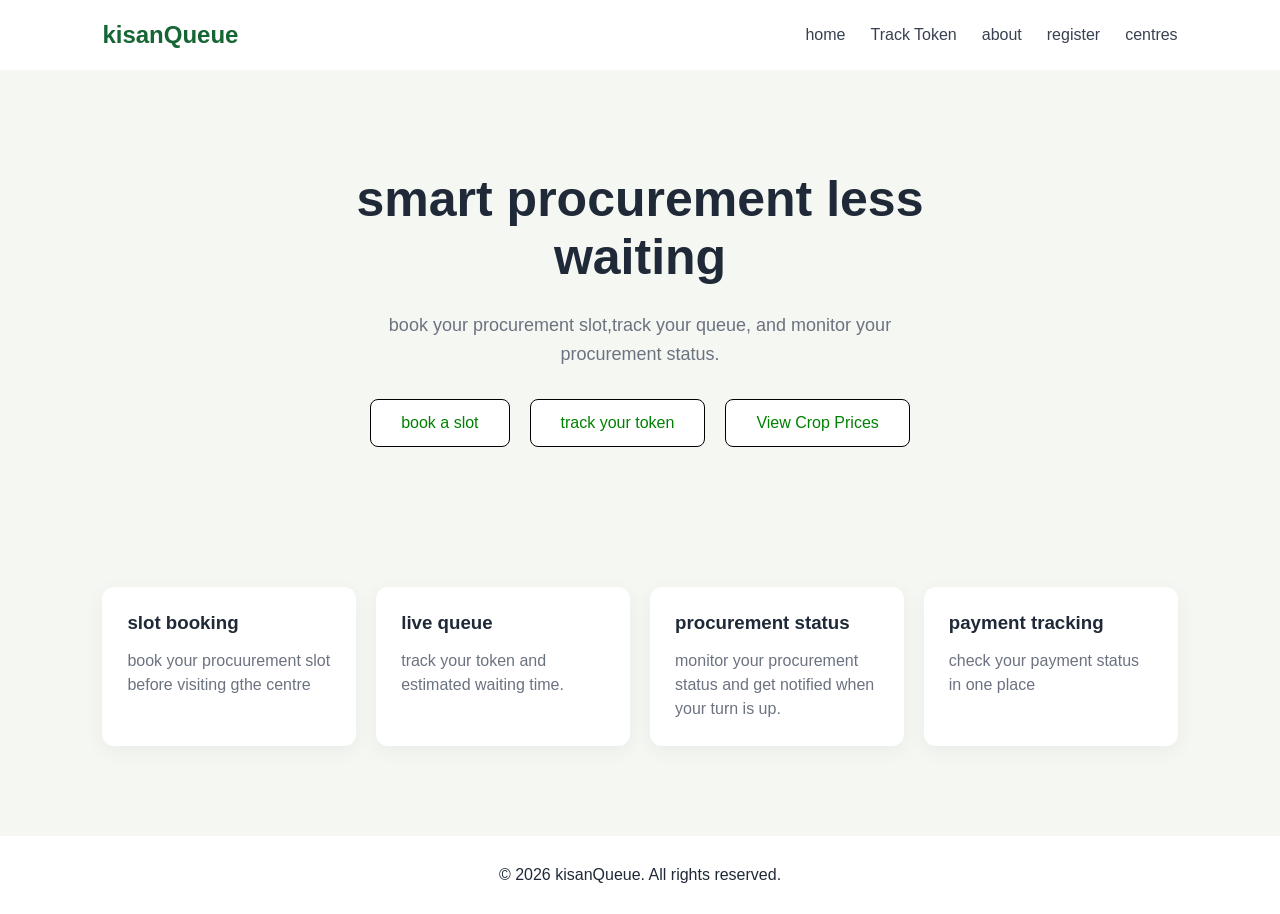
<file: development/index.html>
<!DOCTYPE html>
<html lang="en">
<head>
    <meta charset="UTF-8">
    <meta name="viewport" content="width=device-width, initial-scale=1.0">
    <title>Kisan_Queue</title>
    <link rel ="stylesheet" href ="style.css">
</head>
<body>
    <header>
        <h2>kisanQueue</h2>
        <nav>
            <a href ="#">home</a>
            <a href ="#">Track Token</a>
            <a href ="#">about</a>
            <a href="register.html">register</a>
            <a href="centres.html">centres</a>
        </nav>
    </header>

    <main>
        <!-- <section class="hero">
            <div class="hero-content"></div>
               <img src="1787847908800.png" alt="my image"
            </div>
        </section> -->



        <section class="hero">

            <!-- <img src="1787847908800.png" alt="my image">
            <div class="hero-text"> -->
                <h1>smart procurement
                    less waiting
                </h1>
                <p>
                    book your procurement slot,track your queue,
                    and monitor your procurement status.
                </p>

            <!-- <div style="background-color: white;
            color: green;
            padding: 12px 25px;
            border:1px solid green;
            border-radius: 8px;
            cursor: pointer;"> -->

            <div class="hero-buttons">
                <a href="register.html">
                    <button class="book-a-slot" type="button">book a slot</button>
                </a>
                <a href="queue.html">
                    <button class="track-your-token" type="button">track your token</button>
                </a>

                <a href="crop-prices.html">
                    <button class="view-crop-prices" type="button">View Crop Prices</button>
                </a>
            </div>


            </section>

            <section class="features">
                <div class="feature-card">
                    <h3>slot booking</h3>
                    <p>book your procuurement slot before visiting gthe centre</p>
                </div>

                <div class="feature-card">
                    <h3>live queue</h3>
                    <p>track your token and estimated waiting time.</p>

                </div>
                <div class="feature-card">
                    <h3>procurement status</h3>
                    <p>monitor your procurement status and get notified when your turn is up.</p>
                </div>
                <div class="feature-card">
                    <h3>payment tracking</h3>
                    <p>check your payment status in one place</p>

                </div>

            </section>

        
    </main>

    <footer>
        <p>&#169 2026 kisanQueue. All rights reserved.</p>
    </footer>
    <script src="script.js"></script>
</body>
</html>
</file>
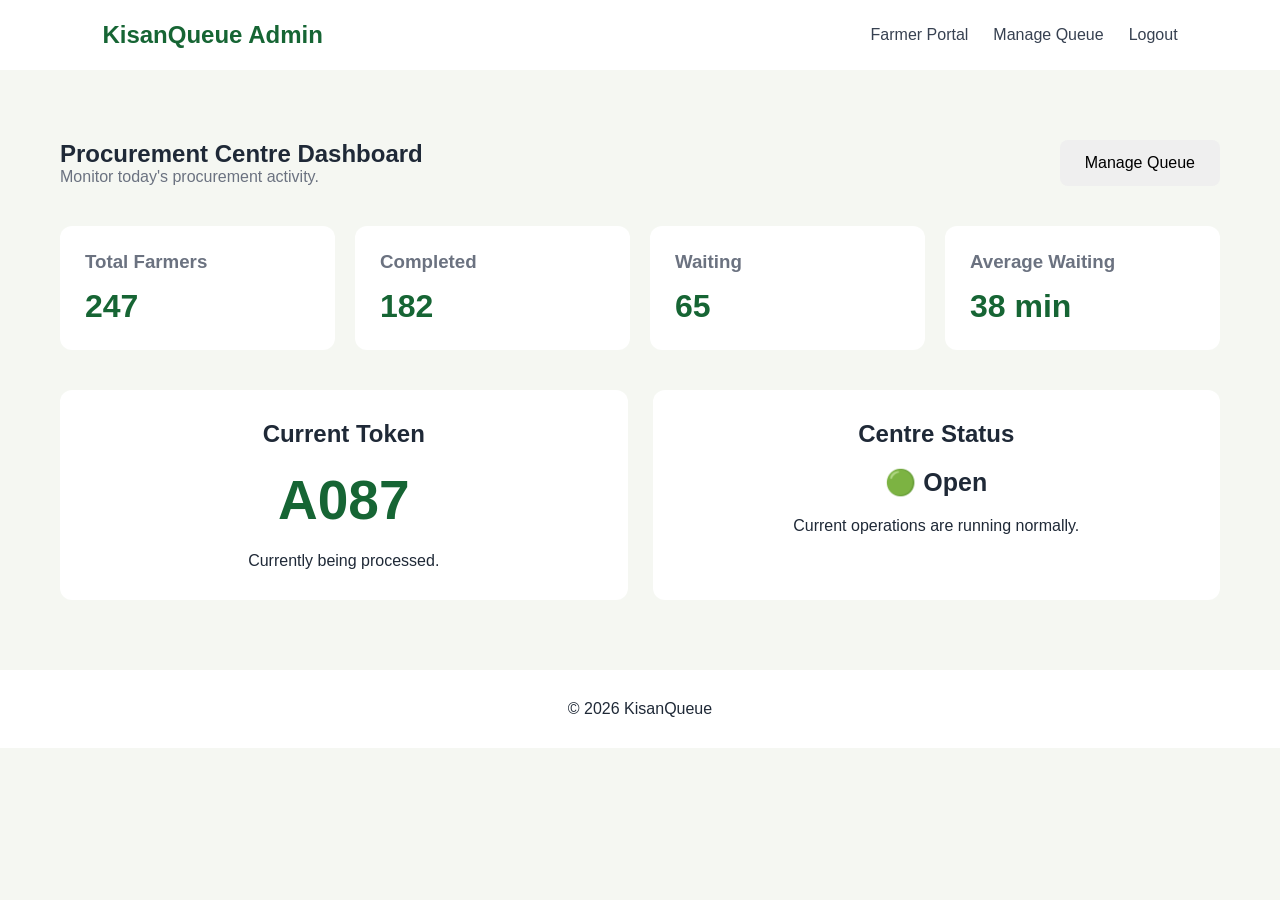
<file: development/admin-dashboard.html>
<!DOCTYPE html>
<html lang="en">

<head>

    <meta charset="UTF-8">

    <meta
        name="viewport"
        content="width=device-width, initial-scale=1.0"
    >

    <title>
        Admin Dashboard - KisanQueue
    </title>

    <link
        rel="stylesheet"
        href="style.css"
    >

</head>


<body>


    <header>

        <h2>
            KisanQueue Admin
        </h2>


        <nav>

            <a href="index.html">
                Farmer Portal
            </a>


            <a href="admin-queue.html">
                Manage Queue
            </a>


            <a href="#" id="logoutBtn">
                Logout
            </a>

        </nav>

    </header>


    <main>


        <section class="admin-dashboard">


            <div class="dashboard-heading">

                <div>

                    <h1>
                        Procurement Centre Dashboard
                    </h1>


                    <p>
                        Monitor today's procurement activity.
                    </p>

                </div>


                <a href="admin-queue.html">

                    <button>
                        Manage Queue
                    </button>

                </a>

            </div>



            <div class="dashboard-stats">


                <div class="stat-card">

                    <h3>
                        Total Farmers
                    </h3>


                    <div>
                        247
                    </div>

                </div>



                <div class="stat-card">

                    <h3>
                        Completed
                    </h3>


                    <div>
                        182
                    </div>

                </div>



                <div class="stat-card">

                    <h3>
                        Waiting
                    </h3>


                    <div>
                        65
                    </div>

                </div>



                <div class="stat-card">

                    <h3>
                        Average Waiting
                    </h3>


                    <div>
                        38 min
                    </div>

                </div>


            </div>



            <div class="dashboard-content">


                <div class="dashboard-panel">


                    <h2>
                        Current Token
                    </h2>


                    <div
                        class="dashboard-token"
                        id="dashboardCurrentToken"
                    >

                        A087

                    </div>


                    <p>
                        Currently being processed.
                    </p>

                </div>



                <div class="dashboard-panel">


                    <h2>
                        Centre Status
                    </h2>


                    <div class="centre-status">

                        🟢 Open

                    </div>


                    <p>
                        Current operations are running normally.
                    </p>

                </div>


            </div>


        </section>


    </main>


    <footer>

        <p>
            © 2026 KisanQueue
        </p>

    </footer>


    <script src="script.js"></script>

</body>

</html>
</file>
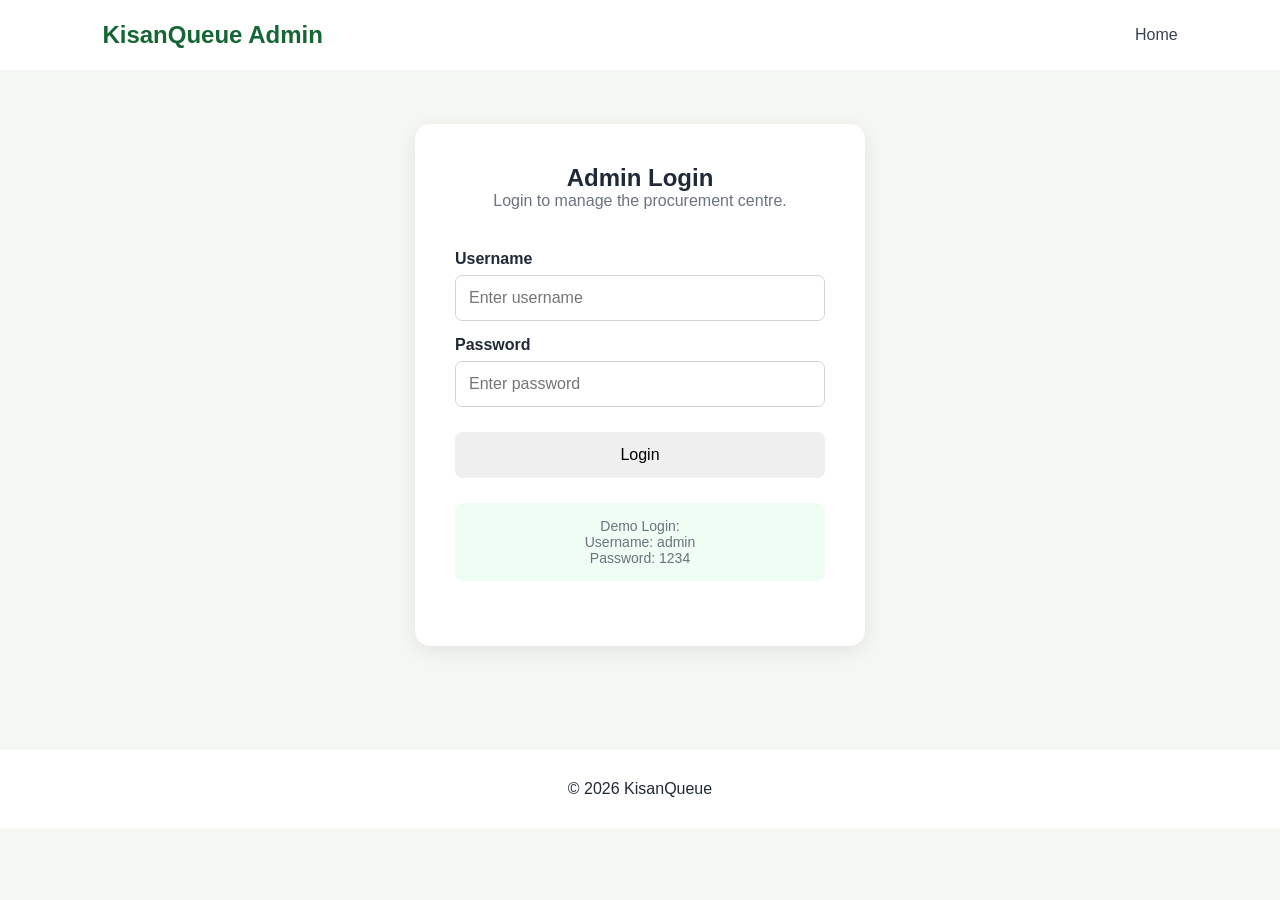
<file: development/admin-login.html>
<!DOCTYPE html>
<html lang="en">

<head>
    <meta charset="UTF-8">

    <meta name="viewport"
          content="width=device-width, initial-scale=1.0">

    <title>Admin Login - KisanQueue</title>

    <link rel="stylesheet" href="style.css">
</head>

<body>

    <header>

        <h2>KisanQueue Admin</h2>

        <nav>
            <a href="index.html">Home</a>
        </nav>

    </header>


    <main>

        <section class="admin-login-section">

            <div class="admin-login-card">

                <h1>Admin Login</h1>

                <p>
                    Login to manage the procurement centre.
                </p>


                <form id="adminLoginForm">

                    <label for="adminUsername">
                        Username
                    </label>

                    <input
                        type="text"
                        id="adminUsername"
                        placeholder="Enter username"
                        required
                    >


                    <label for="adminPassword">
                        Password
                    </label>

                    <input
                        type="password"
                        id="adminPassword"
                        placeholder="Enter password"
                        required
                    >


                    <button type="submit">
                        Login
                    </button>

                </form>


                <p class="demo-login">

                    Demo Login:<br>

                    Username: admin<br>

                    Password: 1234

                </p>

            </div>

        </section>

    </main>


    <footer>
        <p>© 2026 KisanQueue</p>
    </footer>


    <script src="script.js"></script>

</body>

</html>
</file>
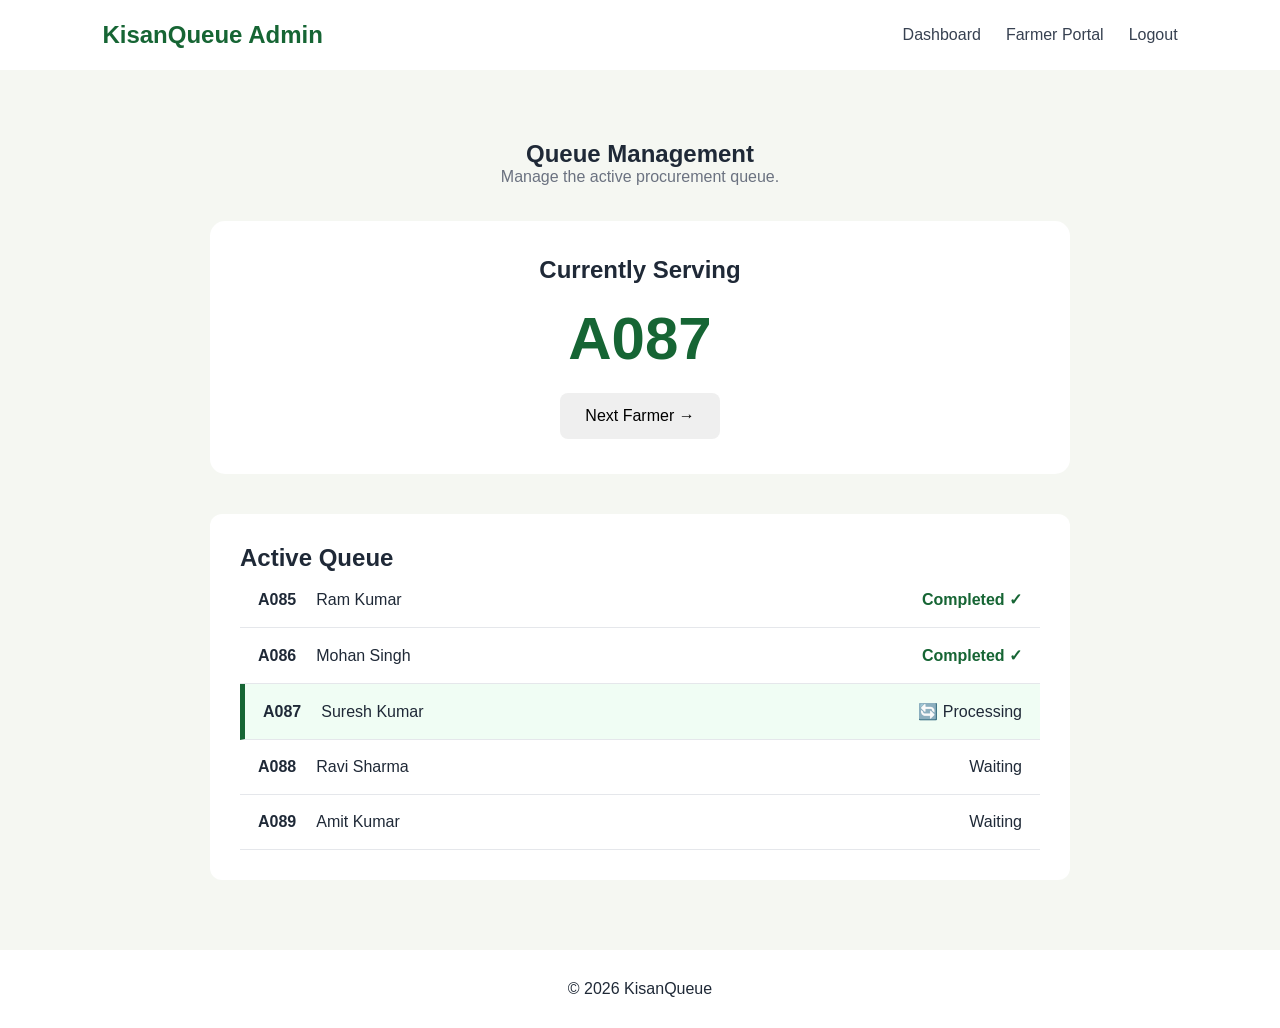
<file: development/admin-queue.html>
<!DOCTYPE html>
<html lang="en">

<head>

    <meta charset="UTF-8">

    <meta
        name="viewport"
        content="width=device-width, initial-scale=1.0"
    >

    <title>
        Manage Queue - KisanQueue
    </title>


    <link
        rel="stylesheet"
        href="style.css"
    >

</head>


<body>


    <header>

        <h2>
            KisanQueue Admin
        </h2>


        <nav>

            <a href="admin-dashboard.html">
                Dashboard
            </a>


            <a href="index.html">
                Farmer Portal
            </a>


            <a href="#" id="logoutBtn">
                Logout
            </a>

        </nav>

    </header>



    <main>


        <section class="admin-queue-section">


            <h1>
                Queue Management
            </h1>


            <p>
                Manage the active procurement queue.
            </p>



            <div class="current-queue-card">


                <h2>
                    Currently Serving
                </h2>


                <div
                    class="admin-current-token"
                    id="adminCurrentToken"
                >

                    A087

                </div>


                <button
                    id="nextTokenBtn"
                >

                    Next Farmer →

                </button>


            </div>



            <div class="queue-management-list">


                <h2>
                    Active Queue
                </h2>



                <div class="admin-queue-item">

                    <div>

                        <strong>
                            A085
                        </strong>

                        <span>
                            Ram Kumar
                        </span>

                    </div>


                    <span class="completed-status">

                        Completed ✓

                    </span>

                </div>



                <div class="admin-queue-item">

                    <div>

                        <strong>
                            A086
                        </strong>

                        <span>
                            Mohan Singh
                        </span>

                    </div>


                    <span class="completed-status">

                        Completed ✓

                    </span>

                </div>



                <div
                    class="admin-queue-item active-admin-token"
                >

                    <div>

                        <strong id="activeTokenRow">

                            A087

                        </strong>


                        <span>

                            Suresh Kumar

                        </span>

                    </div>


                    <span>

                        🔄 Processing

                    </span>

                </div>



                <div class="admin-queue-item">

                    <div>

                        <strong>

                            A088

                        </strong>


                        <span>

                            Ravi Sharma

                        </span>

                    </div>


                    <span>

                        Waiting

                    </span>

                </div>



                <div class="admin-queue-item">

                    <div>

                        <strong>

                            A089

                        </strong>


                        <span>

                            Amit Kumar

                        </span>

                    </div>


                    <span>

                        Waiting

                    </span>

                </div>


            </div>


        </section>


    </main>


    <footer>

        <p>
            © 2026 KisanQueue
        </p>

    </footer>


    <script src="script.js"></script>


</body>

</html>
</file>
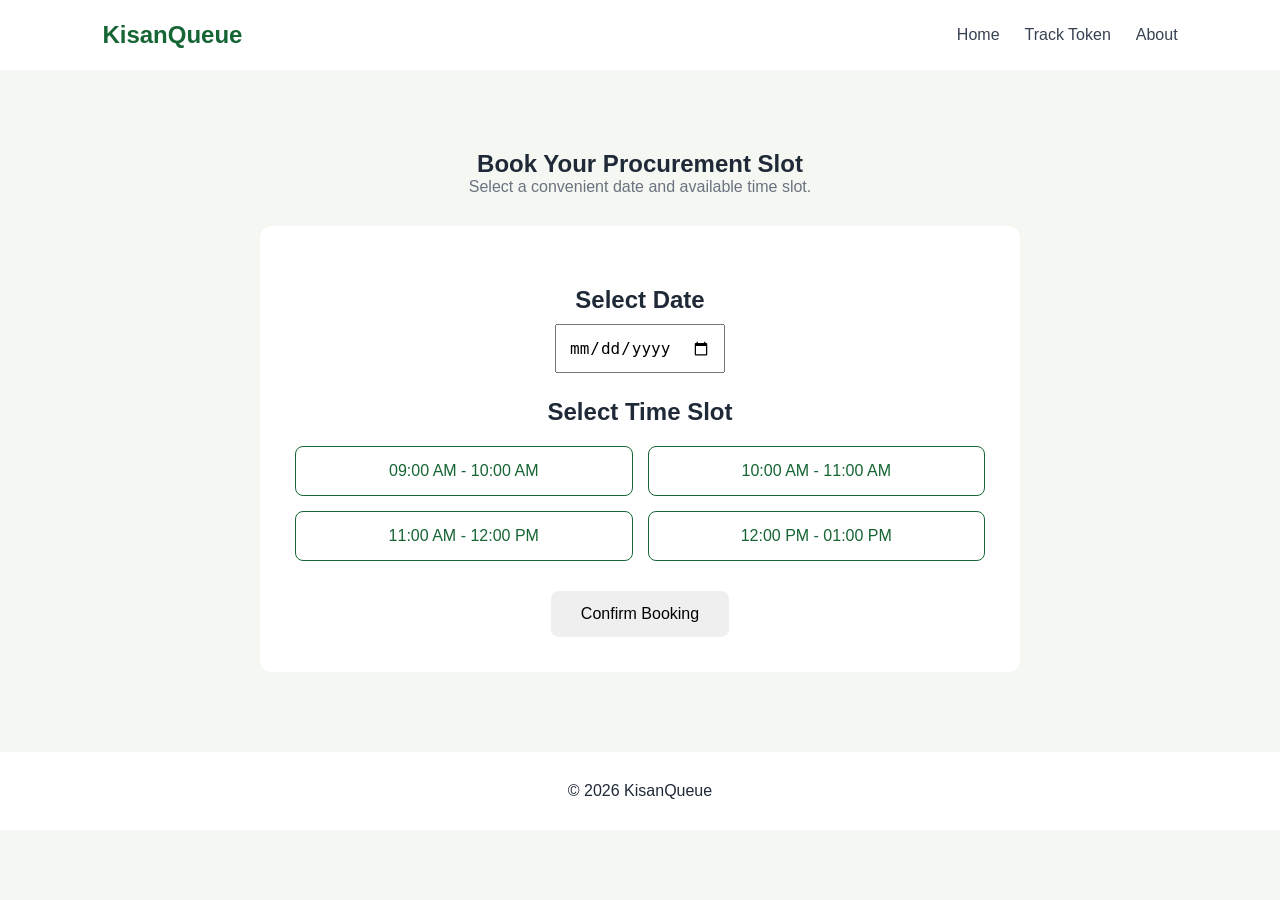
<file: development/booking.html>
<!DOCTYPE html>
<html lang="en">

<head>
    <meta charset="UTF-8">
    <meta name="viewport" content="width=device-width, initial-scale=1.0">

    <title>Book Slot - KisanQueue</title>

    <link rel="stylesheet" href="style.css">
</head>

<body>

    <header>
        <h2>KisanQueue</h2>

        <nav>
            <a href="index.html">Home</a>
            <a href="queue.html">Track Token</a>
            <a href="#">About</a>
        </nav>
    </header>


    <main>

        <section class="booking-section">

            <h1>Book Your Procurement Slot</h1>

            <p>
                Select a convenient date and available time slot.
            </p>


            <div class="booking-card">

                <h2>Select Date</h2>

                <input
                    type="date"
                    id="bookingDate"
                >


                <h2>Select Time Slot</h2>


                <div class="slots">

                    <button class="slot-btn">
                        09:00 AM - 10:00 AM
                    </button>

                    <button class="slot-btn">
                        10:00 AM - 11:00 AM
                    </button>

                    <button class="slot-btn">
                        11:00 AM - 12:00 PM
                    </button>

                    <button class="slot-btn">
                        12:00 PM - 01:00 PM
                    </button>

                </div>


                <button
                    id="confirmSlot"
                    class="confirm-btn"
                >
                    Confirm Booking
                </button>

            </div>

        </section>

    </main>


    <footer>
        <p>© 2026 KisanQueue</p>
    </footer>


    <script src="script.js"></script>

</body>

</html>
</file>
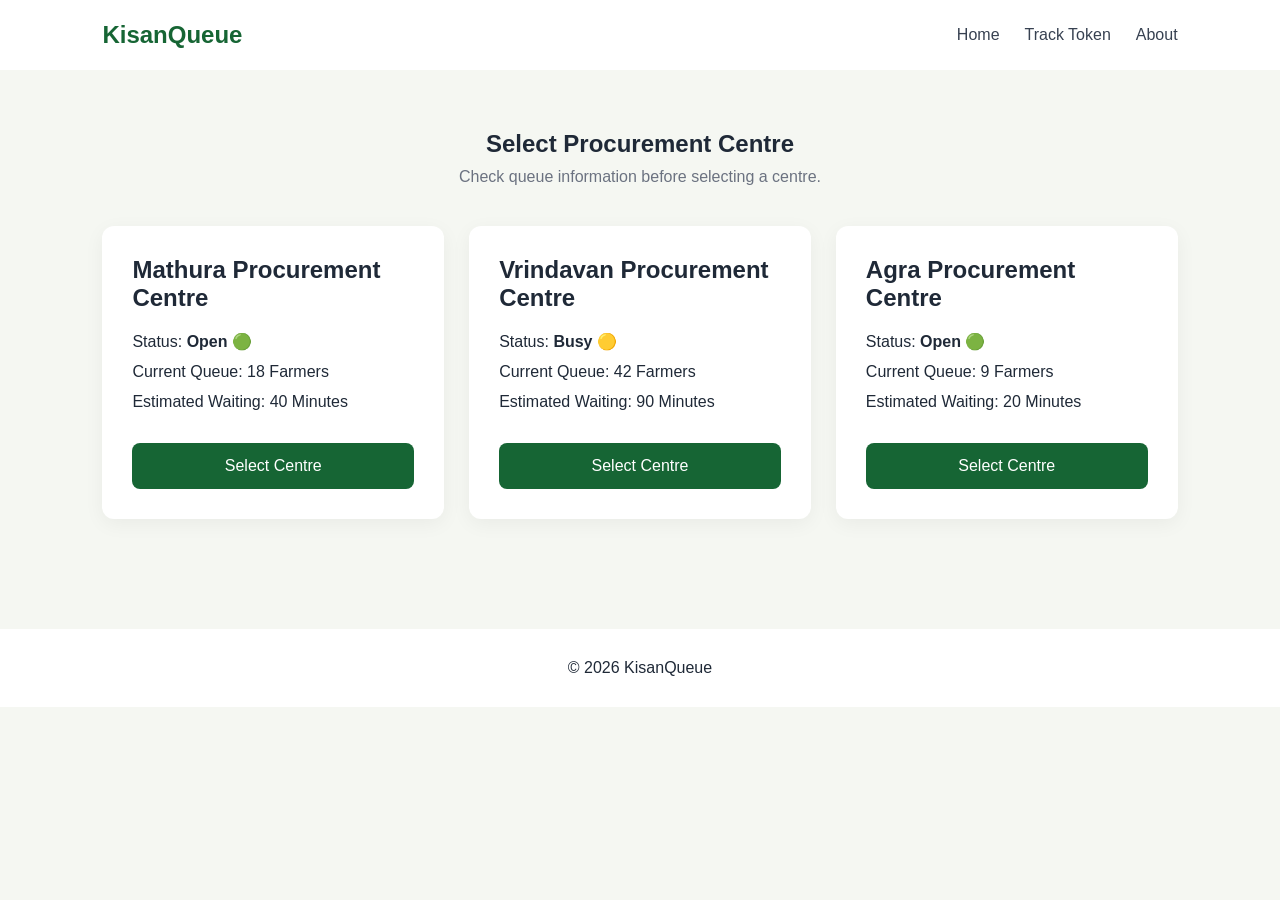
<file: development/centres.html>
<!DOCTYPE html>
<html lang="en">

<head>

    <meta charset="UTF-8">

    <meta
        name="viewport"
        content="width=device-width, initial-scale=1.0"
    >

    <title>Select Centre - KisanQueue</title>

    <link rel="stylesheet" href="style.css">

</head>


<body>

    <header>

        <h2>KisanQueue</h2>

        <nav>

            <a href="index.html">Home</a>

            <a href="#">Track Token</a>

            <a href="#">About</a>

        </nav>

    </header>


    <main>

        <section class="centres">

            <h1>
                Select Procurement Centre
            </h1>

            <p>
                Check queue information before selecting a centre.
            </p>


            <div class="centre-container">


                <div class="centre-card">

                    <h2>
                        Mathura Procurement Centre
                    </h2>

                    <p>
                        Status:
                        <strong>Open 🟢</strong>
                    </p>

                    <p>
                        Current Queue:
                        18 Farmers
                    </p>

                    <p>
                        Estimated Waiting:
                        40 Minutes
                    </p>

                    <button class="select-centre">
                        Select Centre
                    </button>

                </div>



                <div class="centre-card">

                    <h2>
                        Vrindavan Procurement Centre
                    </h2>

                    <p>
                        Status:
                        <strong>Busy 🟡</strong>
                    </p>

                    <p>
                        Current Queue:
                        42 Farmers
                    </p>

                    <p>
                        Estimated Waiting:
                        90 Minutes
                    </p>

                    <button class="select-centre">
                        Select Centre
                    </button>

                </div>



                <div class="centre-card">

                    <h2>
                        Agra Procurement Centre
                    </h2>

                    <p>
                        Status:
                        <strong>Open 🟢</strong>
                    </p>

                    <p>
                        Current Queue:
                        9 Farmers
                    </p>

                    <p>
                        Estimated Waiting:
                        20 Minutes
                    </p>

                    <button class="select-centre">
                        Select Centre
                    </button>

                </div>


            </div>

        </section>

    </main>


    <footer>

        <p>
            © 2026 KisanQueue
        </p>

    </footer>


    <script src="script.js"></script>

</body>

</html>
</file>
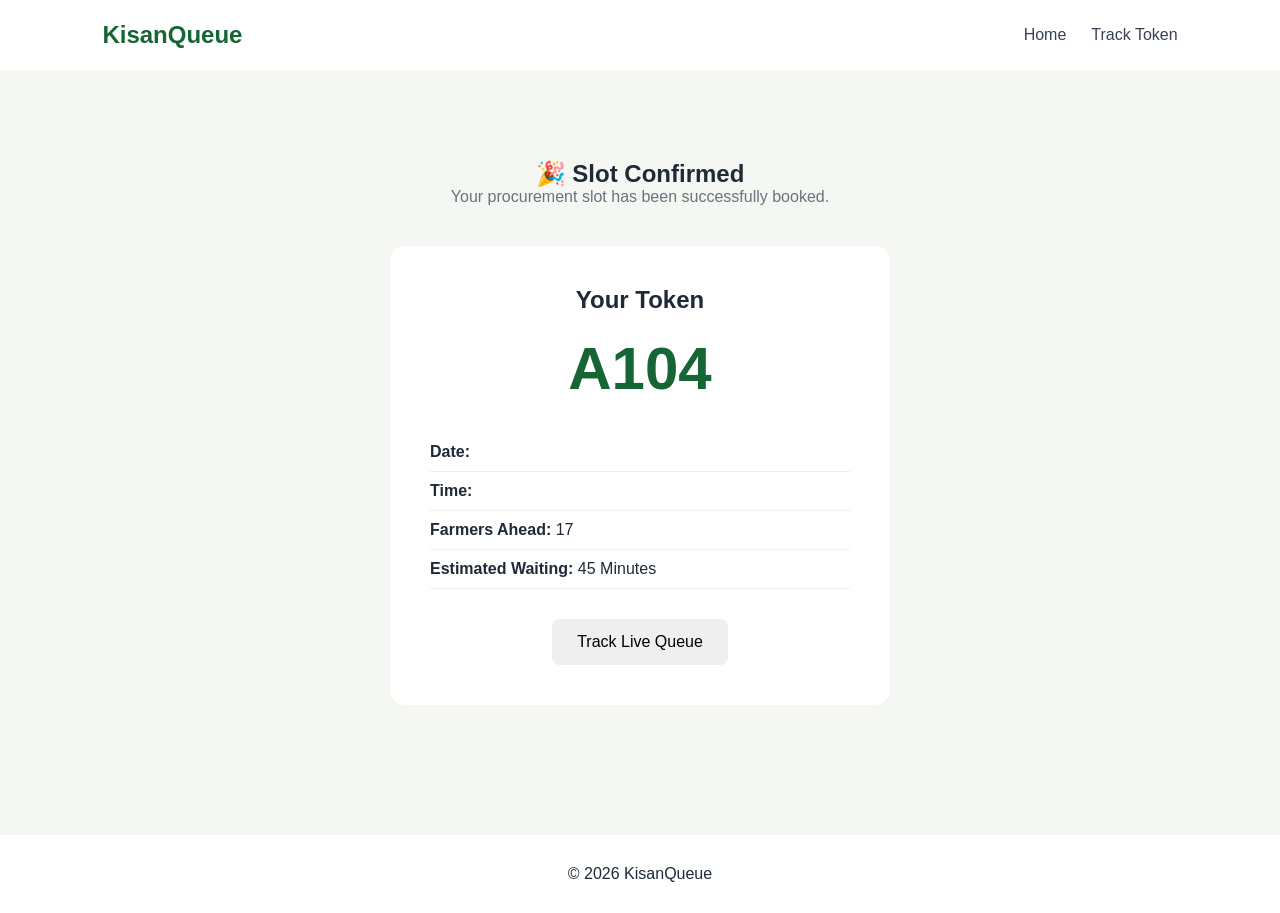
<file: development/confirmation.html>
<!DOCTYPE html>
<html lang="en">

<head>

    <meta charset="UTF-8">

    <meta
        name="viewport"
        content="width=device-width, initial-scale=1.0"
    >

    <title>Booking Confirmed - KisanQueue</title>

    <link
        rel="stylesheet"
        href="style.css"
    >

</head>


<body>

    <header>

        <h2>KisanQueue</h2>

        <nav>

            <a href="index.html">
                Home
            </a>

            <a href="queue.html">
                Track Token
            </a>

        </nav>

    </header>


    <main>

        <section class="confirmation">

            <h1>
                🎉 Slot Confirmed
            </h1>

            <p>
                Your procurement slot has been successfully booked.
            </p>


            <div class="token-card">

                <h2>
                    Your Token
                </h2>


                <div
                    class="token-number"
                    id="tokenNumber"
                >
                    A104
                </div>


                <div
                    class="booking-details"
                >

                    <p>

                        <strong>
                            Date:
                        </strong>

                        <span id="displayDate">
                        </span>

                    </p>


                    <p>

                        <strong>
                            Time:
                        </strong>

                        <span id="displaySlot">
                        </span>

                    </p>


                    <p>

                        <strong>
                            Farmers Ahead:
                        </strong>

                        17

                    </p>


                    <p>

                        <strong>
                            Estimated Waiting:
                        </strong>

                        45 Minutes

                    </p>

                </div>


                <a href="queue.html">

                    <button>
                        Track Live Queue
                    </button>

                </a>

            </div>

        </section>

    </main>


    <footer>

        <p>
            © 2026 KisanQueue
        </p>

    </footer>


    <script src="script.js"></script>

</body>

</html>
</file>
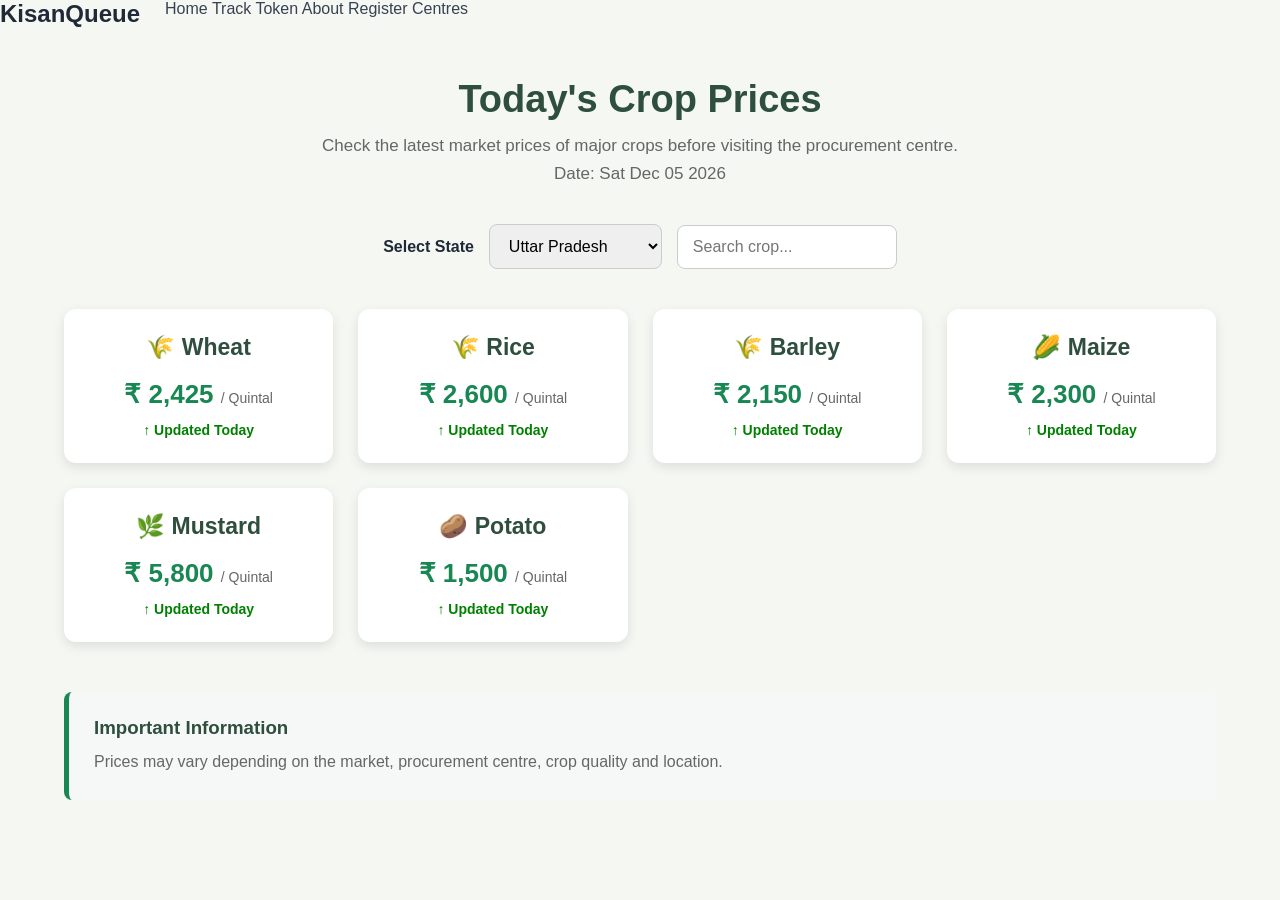
<file: development/crop-prices.html>
<!DOCTYPE html>
<html lang="en">

<head>
    <meta charset="UTF-8">

    <meta name="viewport" content="width=device-width, initial-scale=1.0">

    <title>Today's Crop Prices - KisanQueue</title>

    <link rel="stylesheet" href="style.css">
</head>


<body>

    <!-- NAVBAR -->

    <nav class="navbar">

        <h1>KisanQueue</h1>

        <div class="nav-links">

            <a href="index.html">Home</a>

            <a href="queue.html">Track Token</a>

            <a href="about.html">About</a>

            <a href="register.html">Register</a>

            <a href="centres.html">Centres</a>

        </div>

    </nav>


    <!-- MAIN SECTION -->

    <main class="price-page">


        <!-- PAGE TITLE -->

        <section class="price-header">

            <h2>Today's Crop Prices</h2>

            <p>
                Check the latest market prices of major crops
                before visiting the procurement centre.
            </p>

            <p id="today-date"></p>

        </section>


        <!-- STATE SELECTION -->

        <section class="price-controls">

            <label for="state">

                Select State

            </label>


            <select id="state">

                <option>Uttar Pradesh</option>

                <option>Haryana</option>

                <option>Punjab</option>

                <option>Madhya Pradesh</option>

                <option>Rajasthan</option>

            </select>


            <!-- SEARCH BOX -->

            <input
                type="text"
                id="searchCrop"
                placeholder="Search crop..."
            >


        </section>


        <!-- PRICE CARDS -->

        <section class="crop-container">


            <!-- WHEAT -->

            <div class="crop-card">

                <h3>🌾 Wheat</h3>

                <p class="crop-name">
                    <!-- गेहूं -->
                </p>

                <p class="price">

                    ₹ 2,425

                    <span>/ Quintal</span>

                </p>

                <p class="status positive">

                    ↑ Updated Today

                </p>

            </div>



            <!-- RICE -->

            <div class="crop-card">

                <h3>🌾 Rice</h3>

                <p class="crop-name">
                    <!-- चावल -->
                </p>

                <p class="price">

                    ₹ 2,600

                    <span>/ Quintal</span>

                </p>

                <p class="status positive">

                    ↑ Updated Today

                </p>

            </div>



            <!-- BARLEY -->

            <div class="crop-card">

                <h3>🌾 Barley</h3>

                <p class="crop-name">
                    <!-- जौ -->
                </p>

                <p class="price">

                    ₹ 2,150

                    <span>/ Quintal</span>

                </p>

                <p class="status positive">

                    ↑ Updated Today

                </p>

            </div>



            <!-- MAIZE -->

            <div class="crop-card">

                <h3>🌽 Maize</h3>

                <p class="crop-name">
                    <!-- मक्का -->
                </p>

                <p class="price">

                    ₹ 2,300

                    <span>/ Quintal</span>

                </p>

                <p class="status positive">

                    ↑ Updated Today

                </p>

            </div>



            <!-- MUSTARD -->

            <div class="crop-card">

                <h3>🌿 Mustard</h3>

                <p class="crop-name">
                    <!-- सरसों -->
                </p>

                <p class="price">

                    ₹ 5,800

                    <span>/ Quintal</span>

                </p>

                <p class="status positive">

                    ↑ Updated Today

                </p>

            </div>



            <!-- POTATO -->

            <div class="crop-card">

                <h3>🥔 Potato</h3>

                <p class="crop-name">
                    <!-- आलू -->
                </p>

                <p class="price">

                    ₹ 1,500

                    <span>/ Quintal</span>

                </p>

                <p class="status positive">

                    ↑ Updated Today

                </p>

            </div>


        </section>


        <!-- IMPORTANT INFORMATION -->

        <section class="price-info">

            <h3>Important Information</h3>

            <p>

                Prices may vary depending on the market,
                procurement centre, crop quality and location.

            </p>

        </section>


    </main>


    <!-- JAVASCRIPT -->

    <script>

        const date = new Date();

        document.getElementById("today-date").innerText =
            "Date: " + date.toDateString();


        const searchInput =
            document.getElementById("searchCrop");


        searchInput.addEventListener("keyup", function () {

            let searchValue =
                searchInput.value.toLowerCase();


            let cropCards =
                document.querySelectorAll(".crop-card");


            cropCards.forEach(function (card) {

                let cropName =
                    card.innerText.toLowerCase();


                if (
                    cropName.includes(searchValue)
                ) {

                    card.style.display = "block";

                }

                else {

                    card.style.display = "none";

                }

            });

        });

    </script>


</body>

</html>
</file>
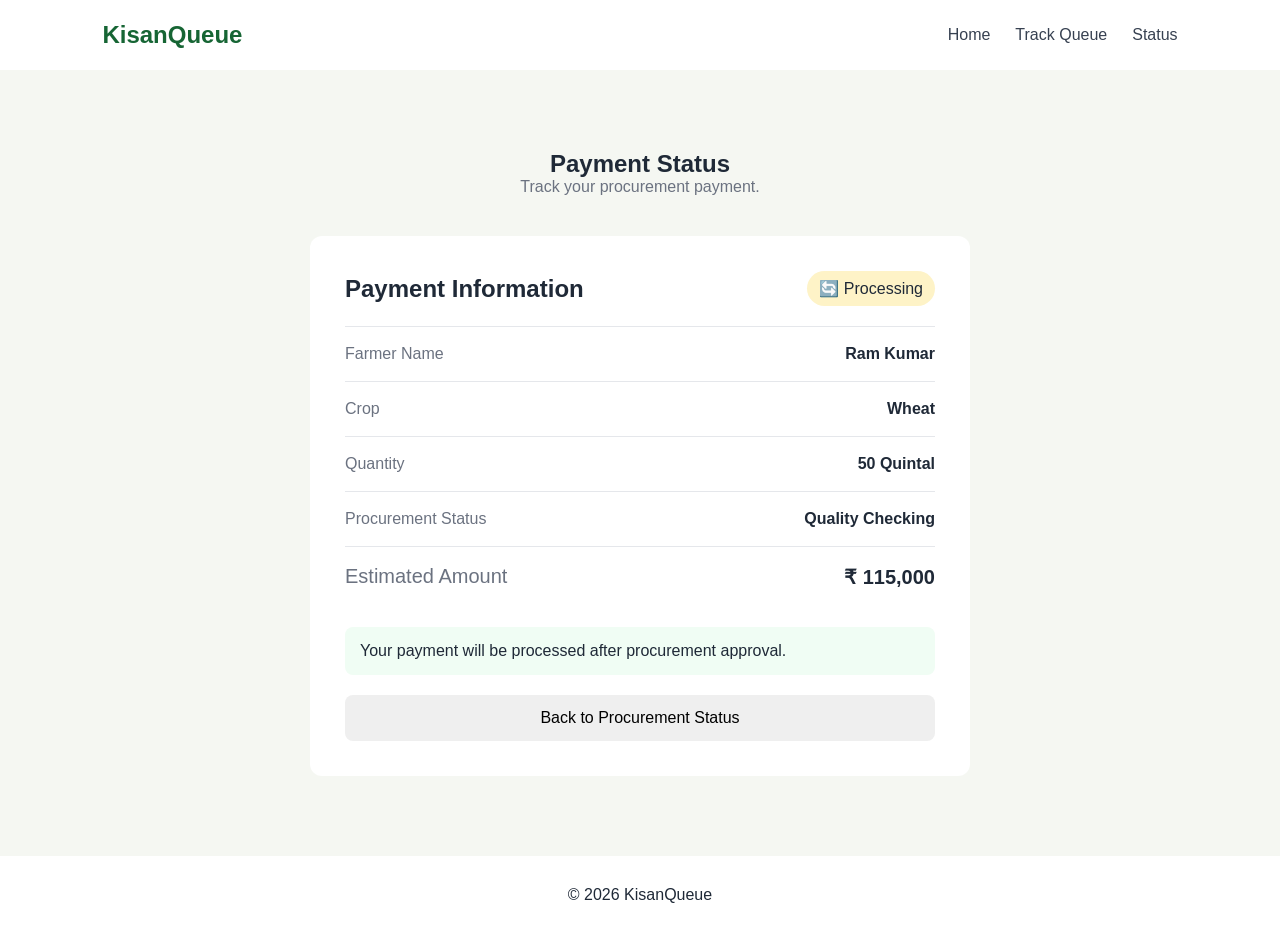
<file: development/payment.html>
<!DOCTYPE html>
<html lang="en">

<head>

    <meta charset="UTF-8">

    <meta
        name="viewport"
        content="width=device-width, initial-scale=1.0"
    >

    <title>Payment Status - KisanQueue</title>

    <link
        rel="stylesheet"
        href="style.css"
    >

</head>


<body>

    <header>

        <h2>KisanQueue</h2>

        <nav>

            <a href="index.html">
                Home
            </a>

            <a href="queue.html">
                Track Queue
            </a>

            <a href="status.html">
                Status
            </a>

        </nav>

    </header>


    <main>

        <section class="payment-section">

            <h1>
                Payment Status
            </h1>

            <p>
                Track your procurement payment.
            </p>


            <div class="payment-card">


                <div class="payment-header">

                    <h2>
                        Payment Information
                    </h2>

                    <span class="payment-processing">

                        🔄 Processing

                    </span>

                </div>


                <div class="payment-details">


                    <div class="payment-row">

                        <span>
                            Farmer Name
                        </span>

                        <strong id="paymentFarmerName">
                            Ram Kumar
                        </strong>

                    </div>


                    <div class="payment-row">

                        <span>
                            Crop
                        </span>

                        <strong id="paymentCrop">
                            Wheat
                        </strong>

                    </div>


                    <div class="payment-row">

                        <span>
                            Quantity
                        </span>

                        <strong id="paymentQuantity">
                            50 Quintal
                        </strong>

                    </div>


                    <div class="payment-row">

                        <span>
                            Procurement Status
                        </span>

                        <strong>
                            Quality Checking
                        </strong>

                    </div>


                    <div class="payment-row amount">

                        <span>
                            Estimated Amount
                        </span>

                        <strong>
                            ₹ 115,000
                        </strong>

                    </div>


                </div>


                <div class="payment-message">

                    <p>

                        Your payment will be processed after
                        procurement approval.

                    </p>

                </div>


                <a href="status.html">

                    <button>
                        Back to Procurement Status
                    </button>

                </a>


            </div>

        </section>

    </main>


    <footer>

        <p>
            © 2026 KisanQueue
        </p>

    </footer>


    <script src="script.js"></script>

</body>

</html>
</file>
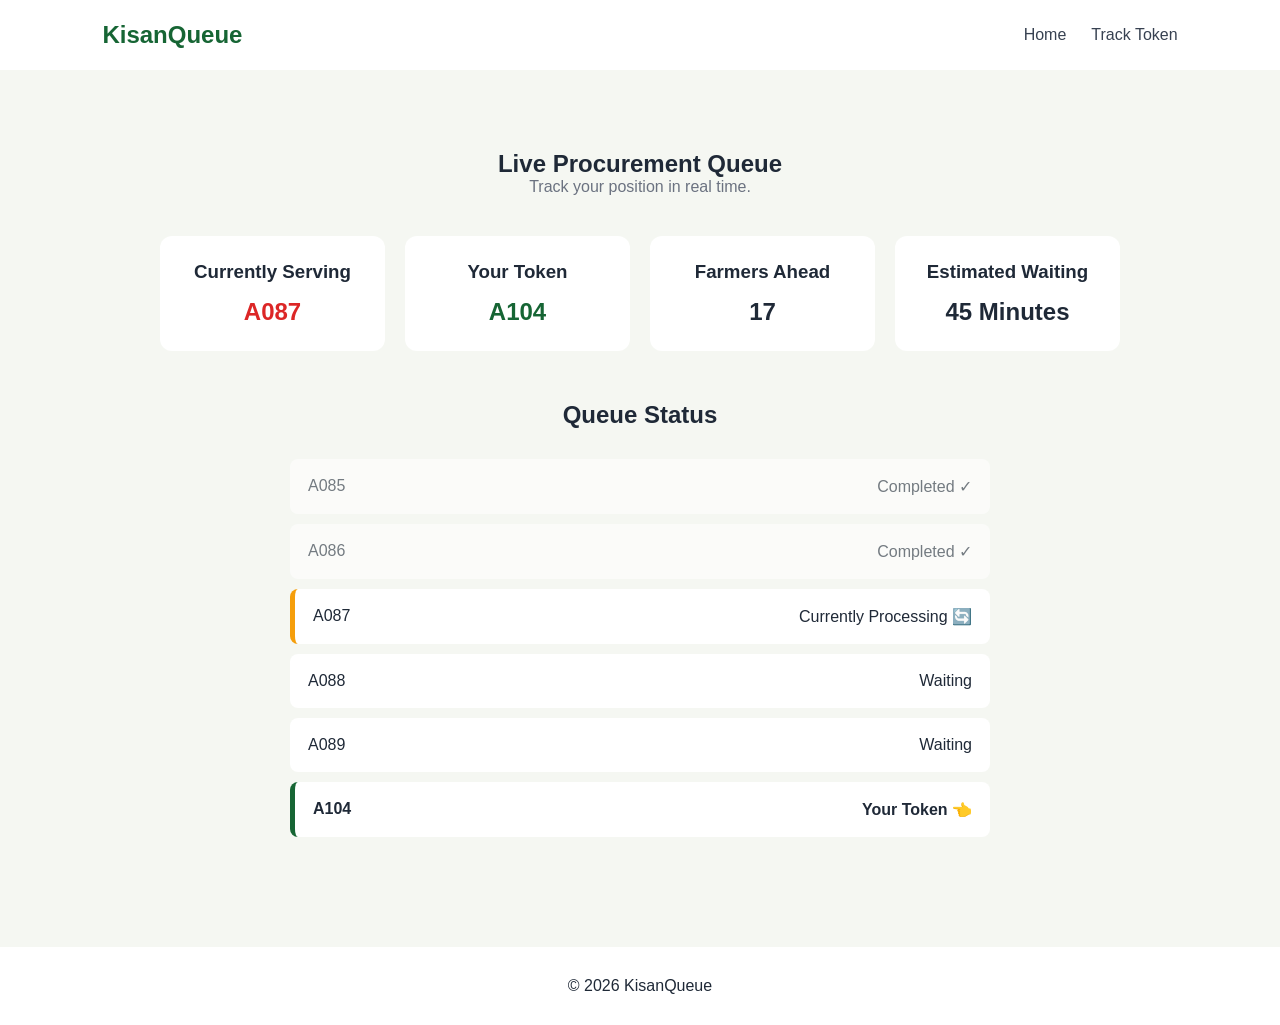
<file: development/queue.html>
<!DOCTYPE html>
<html lang="en">

<head>

    <meta charset="UTF-8">

    <meta
        name="viewport"
        content="width=device-width, initial-scale=1.0"
    >

    <title>Live Queue - KisanQueue</title>

    <link
        rel="stylesheet"
        href="style.css"
    >

</head>


<body>

    <header>

        <h2>KisanQueue</h2>

        <nav>

            <a href="index.html">
                Home
            </a>

            <a href="queue.html">
                Track Token
            </a>

        </nav>

    </header>


    <main>

        <section class="queue-section">

            <h1>
                Live Procurement Queue
            </h1>

            <p>
                Track your position in real time.
            </p>


            <div class="queue-dashboard">


                <div class="queue-info">

                    <h3>
                        Currently Serving
                    </h3>

                    <div
                        class="current-token"
                    >
                        A087
                    </div>

                </div>



                <div class="queue-info">

                    <h3>
                        Your Token
                    </h3>

                    <div
                        class="your-token"
                    >
                        A104
                    </div>

                </div>



                <div class="queue-info">

                    <h3>
                        Farmers Ahead
                    </h3>

                    <div>
                        17
                    </div>

                </div>



                <div class="queue-info">

                    <h3>
                        Estimated Waiting
                    </h3>

                    <div>
                        45 Minutes
                    </div>

                </div>


            </div>


            <h2>
                Queue Status
            </h2>


            <div class="queue-list">


                <div class="queue-item completed">

                    A085

                    <span>
                        Completed ✓
                    </span>

                </div>


                <div class="queue-item completed">

                    A086

                    <span>
                        Completed ✓
                    </span>

                </div>


                <div class="queue-item active">

                    A087

                    <span>
                        Currently Processing 🔄
                    </span>

                </div>


                <div class="queue-item">

                    A088

                    <span>
                        Waiting
                    </span>

                </div>


                <div class="queue-item">

                    A089

                    <span>
                        Waiting
                    </span>

                </div>


                <div class="queue-item your-position">

                    A104

                    <span>
                        Your Token 👈
                    </span>

                </div>


            </div>

        </section>

    </main>


    <footer>

        <p>
            © 2026 KisanQueue
        </p>

    </footer>


    <script src="script.js"></script>

</body>

</html>
</file>
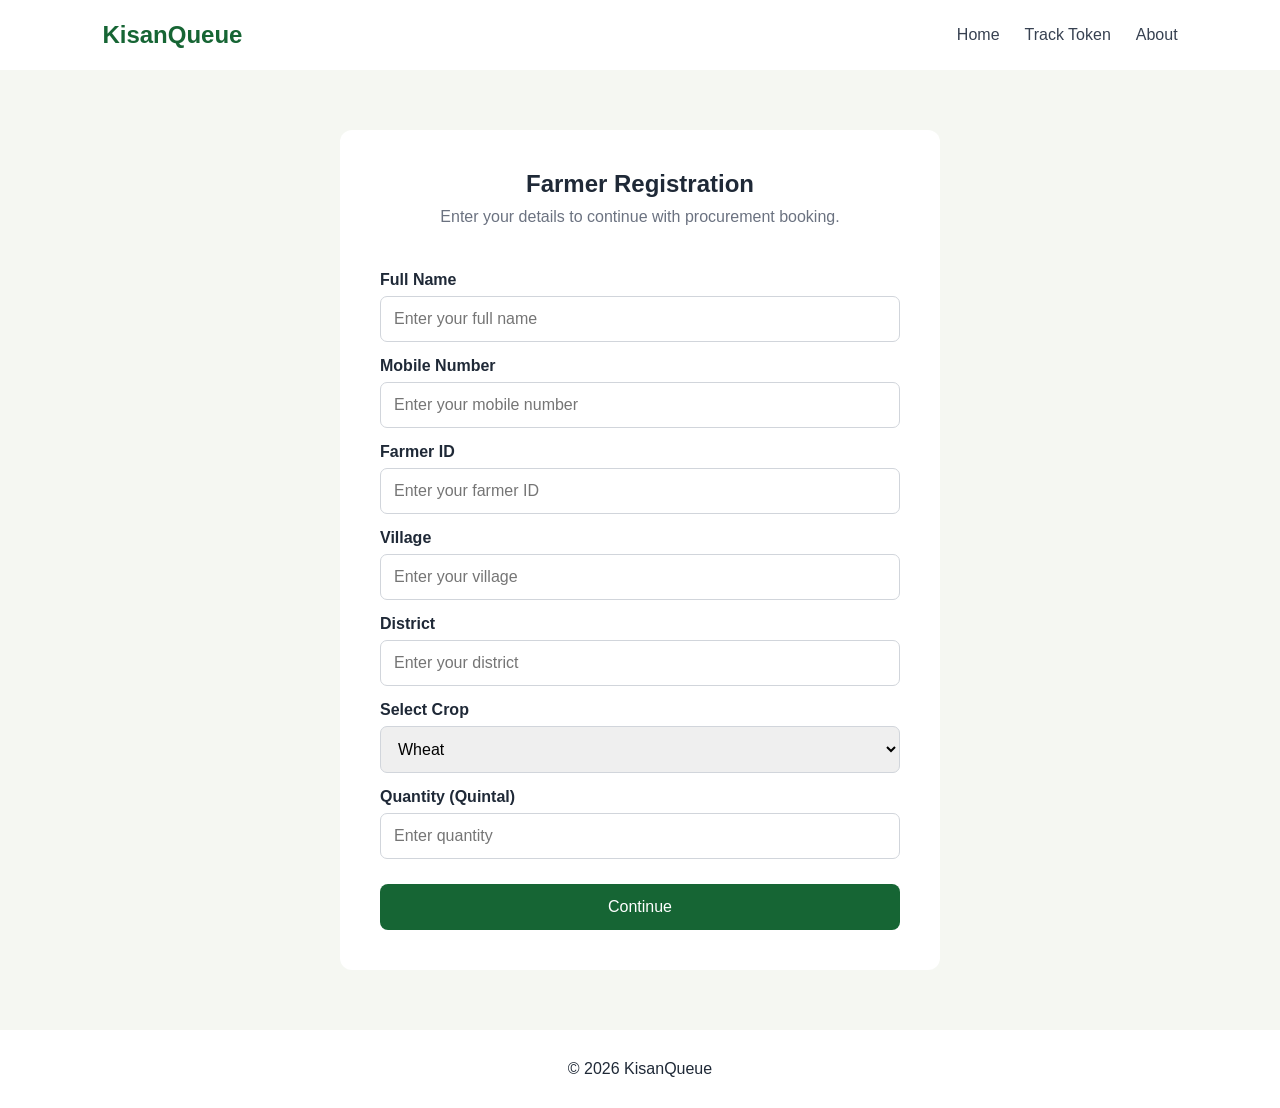
<file: development/register.html>
<!DOCTYPE html>
<html lang="en">
<head>
    <meta charset="UTF-8">
    <meta name="viewport" content="width=device-width, initial-scale=1.0">

    <title>Farmer Registration - KisanQueue</title>

    <link rel="stylesheet" href="style.css">
</head>

<body>

    <header>
        <h2>KisanQueue</h2>

        <nav>
            <a href="index.html">Home</a>
            <a href="#">Track Token</a>
            <a href="#">About</a>
        </nav>
    </header>


    <main>

        <section class="registration">

            <h1>Farmer Registration</h1>

            <p>
                Enter your details to continue with procurement booking.
            </p>


            <form id="registrationForm">

                <label for="name">Full Name</label>
                <input
                    type="text"
                    id="name"
                    placeholder="Enter your full name"
                    required
                >


                <label for="mobile">Mobile Number</label>
                <input
                    type="tel"
                    id="mobile"
                    placeholder="Enter your mobile number"
                    required
                >


                <label for="farmerId">Farmer ID</label>
                <input
                    type="text"
                    id="farmerId"
                    placeholder="Enter your farmer ID"
                    required
                >


                <label for="village">Village</label>
                <input
                    type="text"
                    id="village"
                    placeholder="Enter your village"
                    required
                >


                <label for="district">District</label>
                <input
                    type="text"
                    id="district"
                    placeholder="Enter your district"
                    required
                >


                <label for="crop">Select Crop</label>

                <select id="crop">

                    <option value="Wheat">Wheat</option>

                    <option value="Rice">Rice</option>

                    <option value="Maize">Maize</option>

                    <option value="Mustard">Mustard</option>

                </select>


                <label for="quantity">
                    Quantity (Quintal)
                </label>

                <input
                    type="number"
                    id="quantity"
                    placeholder="Enter quantity"
                    required
                >


                <button type="submit">
                    Continue
                </button>

            </form>

        </section>

    </main>


    <footer>
        <p>© 2026 KisanQueue</p>
    </footer>


    <script src="script.js"></script>

</body>
</html>
</file>
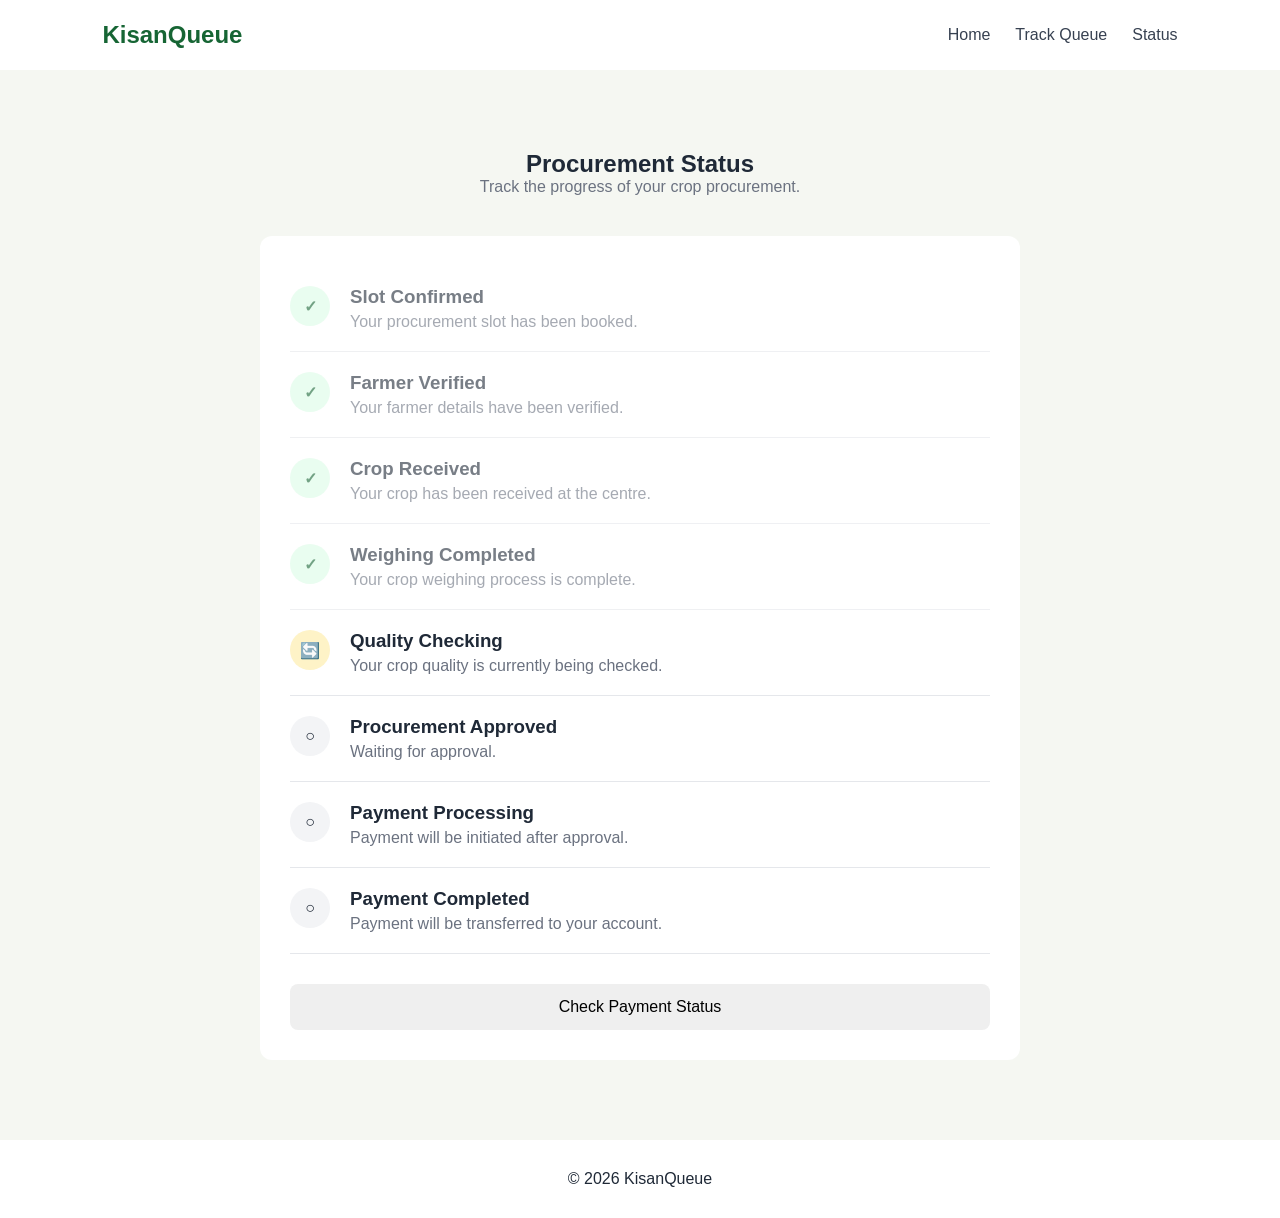
<file: development/status.html>
<!DOCTYPE html>
<html lang="en">

<head>
    <meta charset="UTF-8">
    <meta name="viewport" content="width=device-width, initial-scale=1.0">

    <title>Procurement Status - KisanQueue</title>

    <link rel="stylesheet" href="style.css">
</head>


<body>

    <header>

        <h2>KisanQueue</h2>

        <nav>
            <a href="index.html">Home</a>

            <a href="queue.html">Track Queue</a>

            <a href="status.html">Status</a>
        </nav>

    </header>


    <main>

        <section class="status-section">

            <h1>Procurement Status</h1>

            <p>
                Track the progress of your crop procurement.
            </p>


            <div class="status-card">

                <div class="status-item completed">

                    <div class="status-icon">
                        ✓
                    </div>

                    <div>
                        <h3>Slot Confirmed</h3>

                        <p>
                            Your procurement slot has been booked.
                        </p>
                    </div>

                </div>


                <div class="status-item completed">

                    <div class="status-icon">
                        ✓
                    </div>

                    <div>
                        <h3>Farmer Verified</h3>

                        <p>
                            Your farmer details have been verified.
                        </p>
                    </div>

                </div>


                <div class="status-item completed">

                    <div class="status-icon">
                        ✓
                    </div>

                    <div>
                        <h3>Crop Received</h3>

                        <p>
                            Your crop has been received at the centre.
                        </p>
                    </div>

                </div>


                <div class="status-item completed">

                    <div class="status-icon">
                        ✓
                    </div>

                    <div>
                        <h3>Weighing Completed</h3>

                        <p>
                            Your crop weighing process is complete.
                        </p>
                    </div>

                </div>


                <div class="status-item processing">

                    <div class="status-icon">
                        🔄
                    </div>

                    <div>
                        <h3>Quality Checking</h3>

                        <p>
                            Your crop quality is currently being checked.
                        </p>
                    </div>

                </div>


                <div class="status-item pending">

                    <div class="status-icon">
                        ○
                    </div>

                    <div>
                        <h3>Procurement Approved</h3>

                        <p>
                            Waiting for approval.
                        </p>
                    </div>

                </div>


                <div class="status-item pending">

                    <div class="status-icon">
                        ○
                    </div>

                    <div>
                        <h3>Payment Processing</h3>

                        <p>
                            Payment will be initiated after approval.
                        </p>
                    </div>

                </div>


                <div class="status-item pending">

                    <div class="status-icon">
                        ○
                    </div>

                    <div>
                        <h3>Payment Completed</h3>

                        <p>
                            Payment will be transferred to your account.
                        </p>
                    </div>

                </div>


                <a href="payment.html">

                    <button class="status-btn">
                        Check Payment Status
                    </button>

                </a>

            </div>

        </section>

    </main>


    <footer>

        <p>
            © 2026 KisanQueue
        </p>

    </footer>


    <script src="script.js"></script>

</body>

</html>
</file>
<file: development/style.css>
*{
    margin:0;
    padding:0;
    box-sizing:border-box;
}


/*hero image*/

/* .hero{
    position:relative;
    overflow:hidden;
    min-height:600px;
    background-size:cover;
    background-position:center;
    background-repeat:no-repeat;


    display:flex;
    allign-items:center;
    justify-content:center;
    position:relative;

   
}

.hero-content{
    text-align:center;
    color:white;
    max-width:700px;
    padding:20px;


} */










body{
    font-family:Arial, Helvetica, sans-serif;
    background:#f5f7f2;
    color:#1f2937;
}

header{
    height:70px;
    display:flex;
    justify-content:space-between;
    align-items:center;

    padding:  0 8%;
    background:white;

}

header h2{
    color: #166534;

}

nav{
    display:flex;
    gap: 25px;
}

nav a{
    text-decoration: none;
    color:#374151;
}

.hero{text-align:center;
    padding: 100px 20px;
}

.hero h1{
    font-size: 50px;
    max-width: 700px;
    margin:auto;
}
.hero p{
    font-size: 18px;
    max-width: 600px;
    margin:25px auto;
  color:#6b7280;
  line-height:1.6;
}

.buttons{
    display: flex;
    justify-content: center;
    gap: 25px;
}

button{
    padding: 14px 25px;
    border-radius: 8px;
    border:none;
    cursor:pointer;
    font-size: 16px;
}

.buttons button:first-child{
    background:#166534;
    color:white;
}
.buttons button:last-child{
    background:white;
    color:#166534;
    border: 1px solid #166534;
}

.features{
    display:grid;
    grid-template-columns:repeat(4, 1fr);
    gap: 20px;
    padding: 40px 8%;
}

.feature-card{
    background:white;
    padding: 25px;
    border-radius: 12px;
   box-shadow: 0 5px 20px rgba(0,0,0,0.05);
}

.feature-card h3{
    margin-bottom: 15px;
   
}

.feature-card p{
    color:#6b7280;
    line-height:1.5;
}

footer{
    text-align:center;
    padding: 30px;
  
    margin-top: 50px;
      background:white;
}






/* Registration Section Styles */


.registration {
    max-width: 600px;
    margin: 60px auto;
    padding: 40px;
    background: white;
    border-radius: 12px;
}

.registration h1 {
    text-align: center;
    margin-bottom: 10px;
}

.registration > p {
    text-align: center;
    margin-bottom: 30px;
    color: #6b7280;
}

.registration form {
    display: flex;
    flex-direction: column;
}

.registration label {
    margin-top: 15px;
    margin-bottom: 7px;
    font-weight: bold;
}

.registration input,
.registration select {
    padding: 13px;
    font-size: 16px;

    border: 1px solid #d1d5db;
    border-radius: 7px;
}

.registration form button {
    margin-top: 25px;

    padding: 14px;

    background: #166534;
    color: white;

    border: none;
    border-radius: 8px;

    cursor: pointer;
    font-size: 16px;
}


/* Centres Section Styles */




.centres {
    padding: 60px 8%;
    text-align: center;
}

.centres > p {
    margin-top: 10px;
    color: #6b7280;
}

.centre-container {
    display: grid;

    grid-template-columns:
        repeat(3, 1fr);

    gap: 25px;

    margin-top: 40px;
}

.centre-card {
    background: white;

    padding: 30px;

    border-radius: 12px;

    text-align: left;

    box-shadow:
        0 5px 20px
        rgba(0, 0, 0, 0.05);
}

.centre-card h2 {
    margin-bottom: 20px;
}

.centre-card p {
    margin: 12px 0;
}

.select-centre {
    margin-top: 20px;

    width: 100%;

    background: #166534;
    color: white;
}


/* Booking Section Styles */

.booking-section {
    max-width: 800px;
    margin: 60px auto;
    padding: 20px;
    text-align: center;
}

.booking-section > p {
    color: #6b7280;
    margin-bottom: 30px;
}

.booking-card {
    background: white;
    padding: 35px;
    border-radius: 12px;
}

.booking-card h2 {
    margin-top: 25px;
}

#bookingDate {
    padding: 12px;
    margin-top: 10px;
    font-size: 16px;
}

.slots {
    display: grid;
    grid-template-columns: repeat(2, 1fr);
    gap: 15px;
    margin-top: 20px;
}

.slot-btn {
    padding: 15px;
    background: white;
    border: 1px solid #166534;
    color: #166534;
    cursor: pointer;
}

.slot-btn:hover {
    background: #166534;
    color: white;
}

.slot-btn.selected {
    background: #166534;
    color: white;
}

.confirm-btn {
    margin-top: 30px;
    padding: 14px 30px;
}
.confirm-btn:hover {
    background: #166534;
    color: white;
    animation: scaleUp 0.2s ease-in-out;
}


.confirm-btn:active {
    transform: scale(0.98);
}

/* .book a slot {
    background: #166534;
    color: white;
    border: none;
    padding: 14px 30px;
    border-radius: 8px;
    cursor: pointer;
} */

/* .book-a-slot:hover {
    background: #166534;
    color: rgb(10, 223, 28);
    animation: scaleUp 0.2s ease-in-out;
}
.track-your-token:hover {
    background: #166534;
    color: white;
    animation: scaleUp 0.2s ease-in-out;
} */





.confirmation {
    text-align: center;
    margin: 70px auto;
    padding: 20px;
}

.confirmation > p {
    color: #6b7280;
}

.token-card {
    max-width: 500px;
    margin: 40px auto;
    background: white;
    padding: 40px;
    border-radius: 15px;
}

.token-number {
    font-size: 60px;
    font-weight: bold;
    color: #166534;
    margin: 20px 0;
}

.booking-details {
    text-align: left;
    margin: 30px 0;
}

.booking-details p {
    padding: 10px 0;
    border-bottom: 1px solid #eee;
}






.queue-section {
    max-width: 1000px;
    margin: 60px auto;
    padding: 20px;
    text-align: center;
}

.queue-section > p {
    color: #6b7280;
    margin-bottom: 40px;
}

.queue-dashboard {
    display: grid;
    grid-template-columns: repeat(4, 1fr);
    gap: 20px;
    margin-bottom: 50px;
}

.queue-info {
    background: white;
    padding: 25px;
    border-radius: 12px;
}

.queue-info h3 {
    margin-bottom: 15px;
}

.queue-info div {
    font-size: 24px;
    font-weight: bold;
}

.current-token {
    color: #dc2626;
}

.your-token {
    color: #166534;
}

.queue-list {
    max-width: 700px;
    margin: 30px auto;
}

.queue-item {
    display: flex;
    justify-content: space-between;

    background: white;

    padding: 18px;

    margin: 10px 0;

    border-radius: 8px;
}

.completed {
    opacity: 0.6;
}

.active {
    border-left: 5px solid #f59e0b;
}

.your-position {
    border-left: 5px solid #166534;
    font-weight: bold;
}




/*status.css*/



.status-section {
    max-width: 800px;
    margin: 60px auto;
    padding: 20px;
}

.status-section > h1,
.status-section > p {
    text-align: center;
}

.status-section > p {
    color: #6b7280;
    margin-bottom: 40px;
}

.status-card {
    background: white;
    padding: 30px;
    border-radius: 12px;
}

.status-item {
    display: flex;
    gap: 20px;

    padding: 20px 0;

    border-bottom: 1px solid #e5e7eb;
}

.status-icon {
    width: 40px;
    height: 40px;

    display: flex;

    align-items: center;
    justify-content: center;

    border-radius: 50%;

    font-weight: bold;
}

.status-item.completed .status-icon {
    background: #dcfce7;
    color: #166534;
}

.status-item.processing .status-icon {
    background: #fef3c7;
}

.status-item.pending .status-icon {
    background: #f3f4f6;
}

.status-item h3 {
    margin-bottom: 5px;
}

.status-item p {
    color: #6b7280;
}

.status-btn {
    width: 100%;
    margin-top: 30px;
    padding: 14px;
}





/*status.css*/



.payment-section {
    max-width: 700px;
    margin: 60px auto;
    padding: 20px;
    text-align: center;
}

.payment-section > p {
    color: #6b7280;
    margin-bottom: 40px;
}

.payment-card {
    background: white;
    padding: 35px;
    border-radius: 12px;
    text-align: left;
}

.payment-header {
    display: flex;
    justify-content: space-between;
    align-items: center;

    padding-bottom: 20px;

    border-bottom: 1px solid #e5e7eb;
}

.payment-processing {
    padding: 8px 12px;
    background: #fef3c7;
    border-radius: 20px;
}

.payment-row {
    display: flex;
    justify-content: space-between;

    padding: 18px 0;

    border-bottom: 1px solid #e5e7eb;
}

.payment-row span {
    color: #6b7280;
}

.payment-row.amount {
    font-size: 20px;
    border-bottom: none;
}

.payment-message {
    background: #f0fdf4;

    padding: 15px;

    border-radius: 8px;

    margin: 20px 0;
}

.payment-card button {
    width: 100%;
    padding: 14px;
}





/*admin login.css*/







.admin-login-section {
    min-height: 70vh;

    display: flex;

    justify-content: center;
    align-items: center;

    padding: 30px;
}

.admin-login-card {
    width: 100%;
    max-width: 450px;

    background: white;

    padding: 40px;

    border-radius: 15px;

    box-shadow:
        0 5px 20px
        rgba(0, 0, 0, 0.08);
}

.admin-login-card h1,
.admin-login-card > p {
    text-align: center;
}

.admin-login-card > p {
    color: #6b7280;
    margin-bottom: 25px;
}

.admin-login-card form {
    display: flex;
    flex-direction: column;
}

.admin-login-card label {
    margin-top: 15px;
    margin-bottom: 7px;

    font-weight: bold;
}

.admin-login-card input {
    padding: 13px;

    border: 1px solid #d1d5db;

    border-radius: 7px;

    font-size: 16px;
}

.admin-login-card button {
    margin-top: 25px;

    padding: 14px;
}

.demo-login {
    margin-top: 25px;

    padding: 15px;

    background: #f0fdf4;

    border-radius: 8px;

    font-size: 14px;
}


/*admin dashboard.css*/




.admin-dashboard {
    max-width: 1200px;

    margin: 50px auto;

    padding: 20px;
}

.dashboard-heading {
    display: flex;

    justify-content: space-between;
    align-items: center;

    margin-bottom: 40px;
}

.dashboard-heading p {
    color: #6b7280;
}

.dashboard-stats {
    display: grid;

    grid-template-columns:
        repeat(4, 1fr);

    gap: 20px;

    margin-bottom: 40px;
}

.stat-card {
    background: white;

    padding: 25px;

    border-radius: 12px;
}

.stat-card h3 {
    color: #6b7280;

    margin-bottom: 15px;
}

.stat-card div {
    font-size: 32px;

    font-weight: bold;

    color: #166534;
}

.dashboard-content {
    display: grid;

    grid-template-columns:
        repeat(2, 1fr);

    gap: 25px;
}

.dashboard-panel {
    background: white;

    padding: 30px;

    border-radius: 12px;

    text-align: center;
}

.dashboard-token {
    font-size: 55px;

    font-weight: bold;

    color: #166534;

    margin: 20px 0;
}

.centre-status {
    font-size: 25px;

    font-weight: bold;

    margin: 20px 0;
}






/*queue management*/


.admin-queue-section {
    max-width: 900px;

    margin: 50px auto;

    padding: 20px;

    text-align: center;
}

.admin-queue-section > p {
    color: #6b7280;

    margin-bottom: 35px;
}

.current-queue-card {
    background: white;

    padding: 35px;

    border-radius: 15px;

    margin-bottom: 40px;
}

.admin-current-token {
    font-size: 60px;

    font-weight: bold;

    color: #166534;

    margin: 20px;
}

.queue-management-list {
    background: white;

    padding: 30px;

    border-radius: 12px;

    text-align: left;
}

.admin-queue-item {
    display: flex;

    justify-content: space-between;

    align-items: center;

    padding: 18px;

    border-bottom:
        1px solid #e5e7eb;
}

.admin-queue-item div {
    display: flex;

    gap: 20px;

    align-items: center;
}

.active-admin-token {
    background: #f0fdf4;

    border-left:
        5px solid #166534;
}

.completed-status {
    color: #166534;

    font-weight: bold;
}


/*crop prices*/


/* =========================
   CROP PRICES PAGE
========================= */

.price-page {
    width: 90%;
    max-width: 1200px;
    margin: auto;
    padding: 50px 0;
}


/* HEADER */

.price-header {
    text-align: center;
    margin-bottom: 40px;
}

.price-header h2 {
    font-size: 38px;
    margin-bottom: 15px;
    color: #2f4f3e;
}

.price-header p {
    font-size: 17px;
    color: #666;
    margin: 8px 0;
}


/* CONTROLS */

.price-controls {
    display: flex;
    justify-content: center;
    align-items: center;
    gap: 15px;
    flex-wrap: wrap;

    margin-bottom: 40px;
}

.price-controls label {
    font-weight: bold;
}

.price-controls select,
.price-controls input {
    padding: 12px 15px;

    border: 1px solid #ccc;

    border-radius: 8px;

    font-size: 16px;
}

.price-controls input {
    width: 220px;
}


/* CROP CARDS CONTAINER */

.crop-container {

    display: grid;

    grid-template-columns:
        repeat(auto-fit, minmax(230px, 1fr));

    gap: 25px;
}


/* SINGLE CROP CARD */

.crop-card {

    background-color: white;

    padding: 25px;

    border-radius: 12px;

    box-shadow:
        0 4px 12px
        rgba(0, 0, 0, 0.1);

    text-align: center;

    transition: 0.3s;
}


/* HOVER EFFECT */

.crop-card:hover {

    transform: translateY(-8px);

    box-shadow:
        0 8px 20px
        rgba(0, 0, 0, 0.15);
}


/* CROP NAME */

.crop-card h3 {

    font-size: 23px;

    color: #2f4f3e;

    margin-bottom: 8px;
}


/* HINDI CROP NAME */

.crop-name {

    color: #777;

    font-size: 16px;

    margin-bottom: 18px;
}


/* PRICE */

.price {

    font-size: 26px;

    font-weight: bold;

    color: #198754;

    margin-bottom: 12px;
}


/* QUINTAL TEXT */

.price span {

    font-size: 14px;

    color: #666;

    font-weight: normal;
}


/* STATUS */

.status {

    font-size: 14px;

    font-weight: bold;
}


/* POSITIVE STATUS */

.positive {

    color: green;
}


/* INFORMATION BOX */

.price-info {

    background-color: #f5f8f6;

    padding: 25px;

    margin-top: 50px;

    border-left:
        5px solid #198754;

    border-radius: 8px;
}


.price-info h3 {

    margin-bottom: 10px;

    color: #2f4f3e;
}


.price-info p {

    color: #666;

    line-height: 1.6;
}


/* MOBILE RESPONSIVE */

@media (max-width: 600px) {

    .price-header h2 {

        font-size: 28px;
    }


    .price-controls {

        flex-direction: column;

        align-items: stretch;
    }


    .price-controls input {

        width: auto;
    }

}


/*buttons*/



.hero-buttons {
    display: flex;
    justify-content: center;
    gap: 20px;
    margin-top: 30px;
}

.book-a-slot, .track-your-token ,.view-crop-prices {
    padding: 14px 30px;
    border-radius: 8px;
    border: 1px solid black;  

     color: green;
    background: white;}

    /* .book-a-slot, .track-your-token ,.view-crop-prices:hove {
        background: green;
        color: white;
       
    } */
</file>
